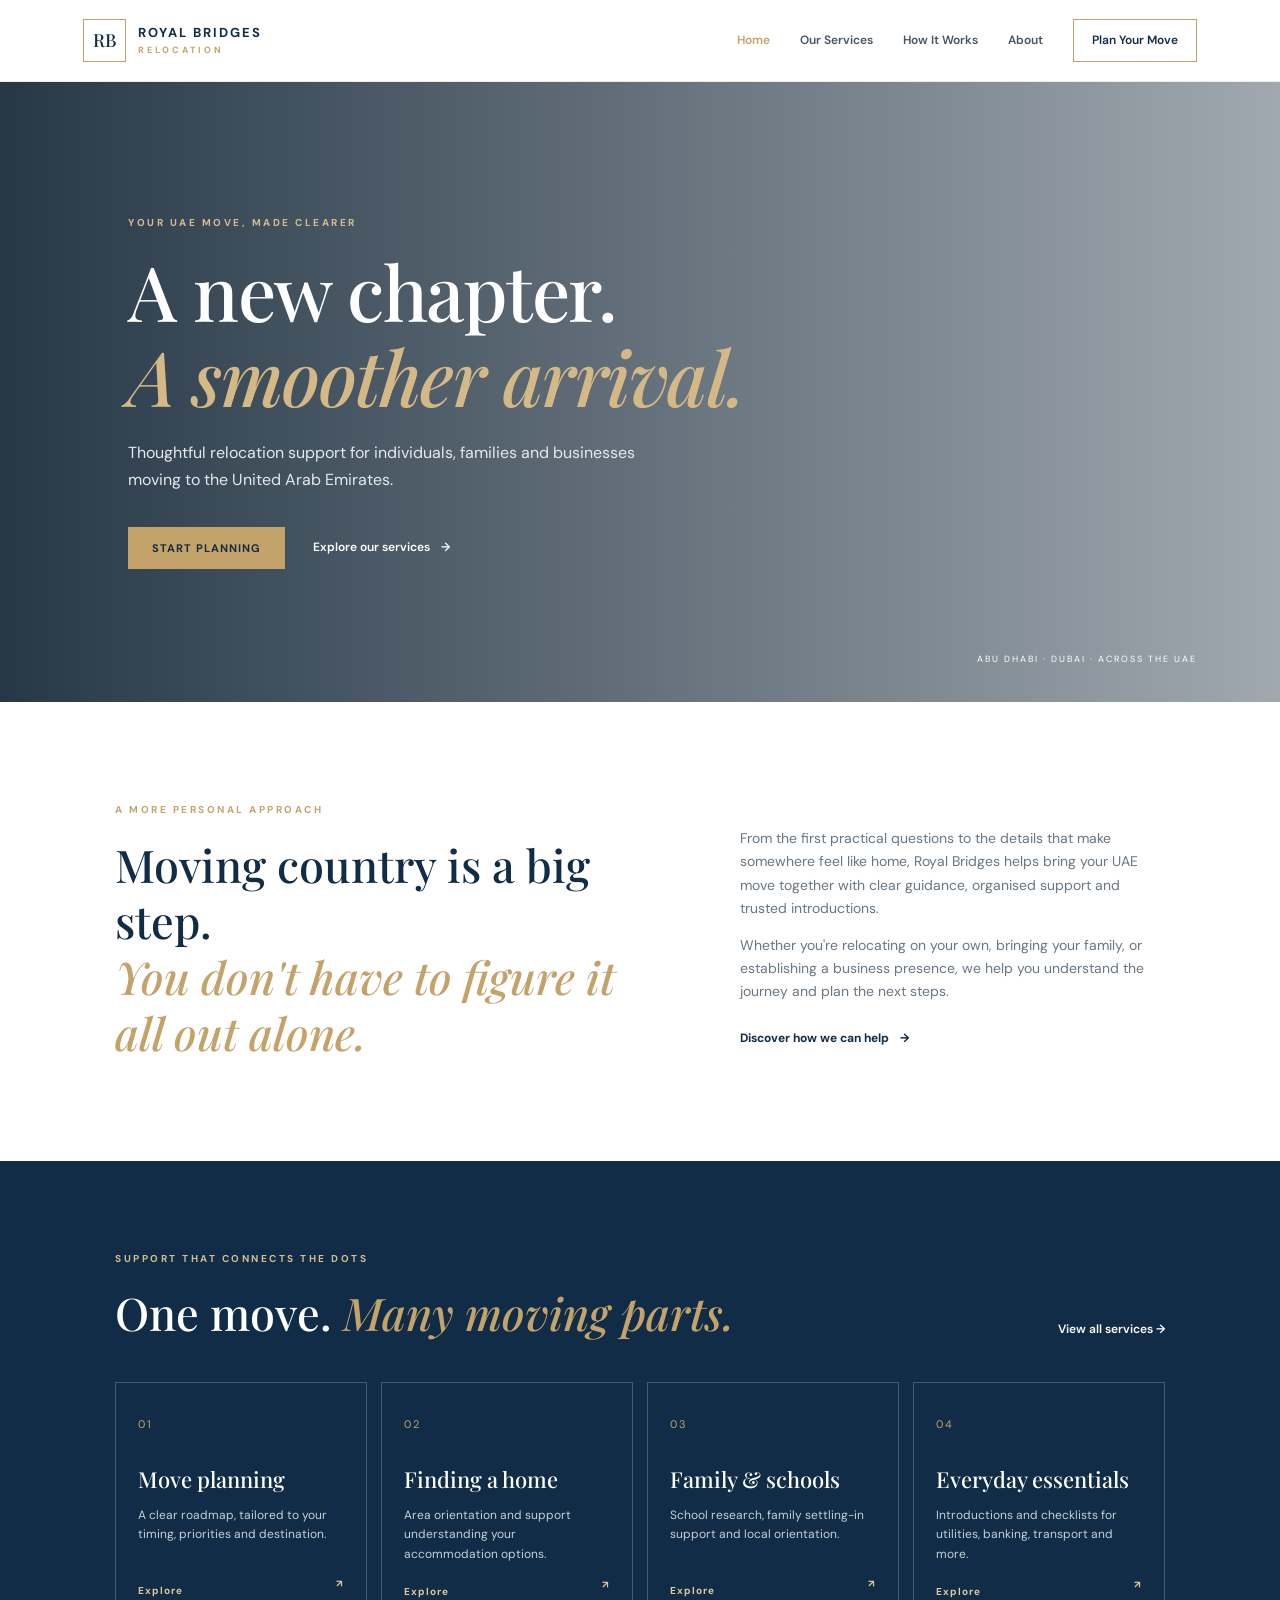
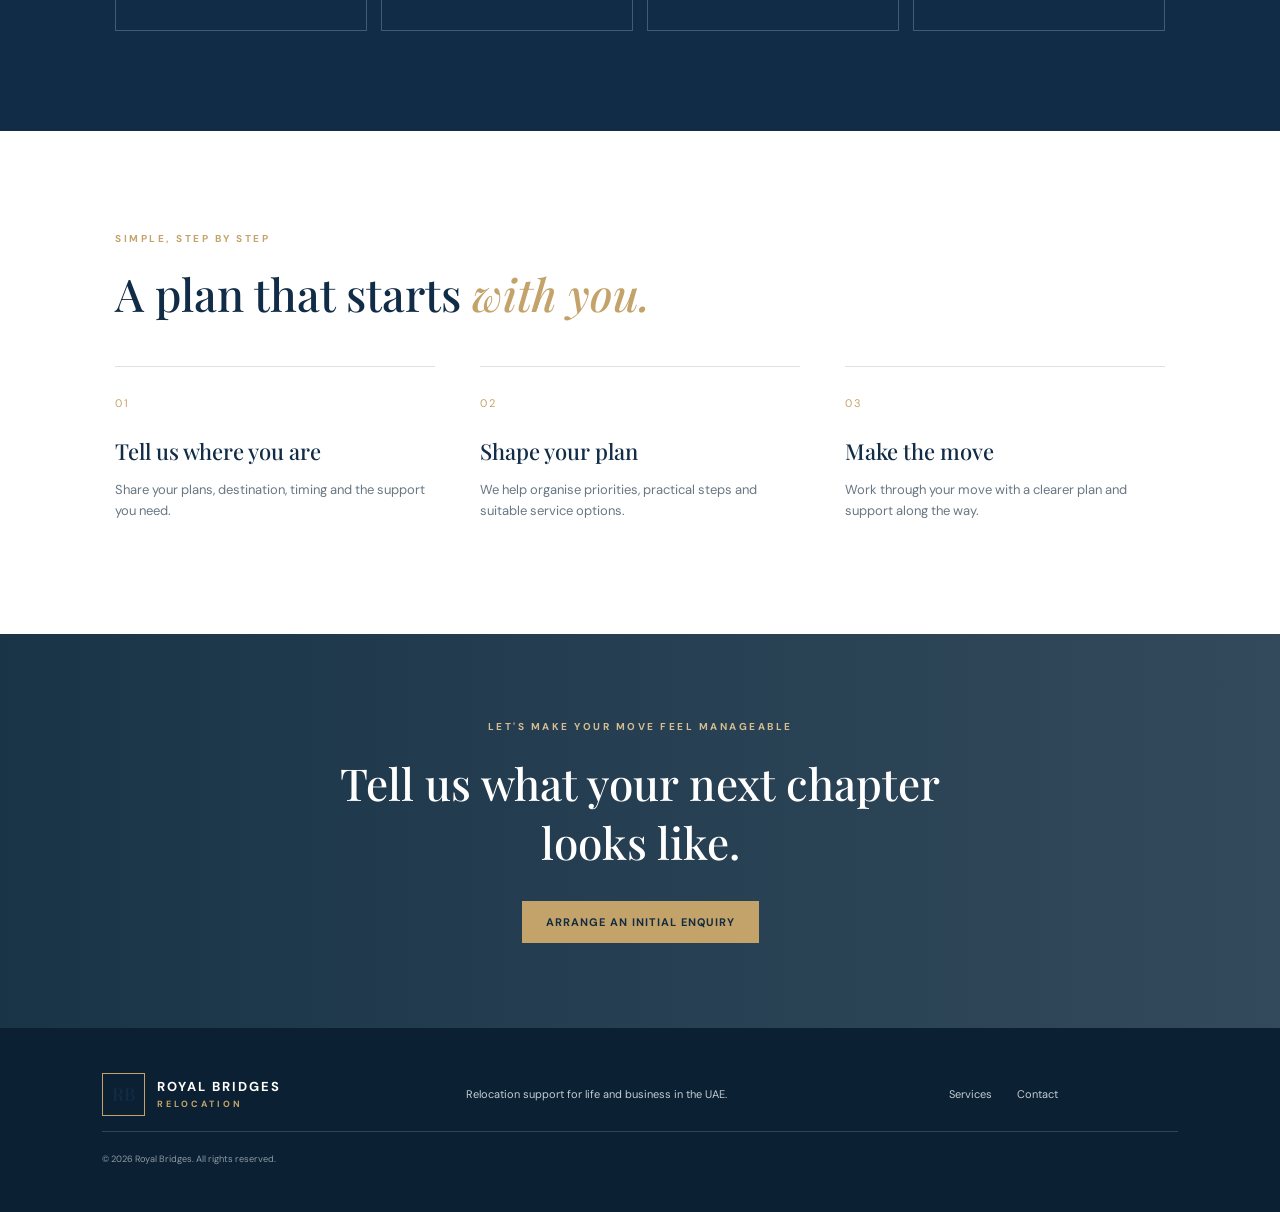
<file: index.html>
<!DOCTYPE html>
<html lang="en">
<head>
  <meta charset="UTF-8"><meta name="viewport" content="width=device-width, initial-scale=1.0">
  <meta name="description" content="Practical UAE relocation support for individuals, families and businesses. Plan your move and settle in with Royal Bridges.">
  <title>Royal Bridges Relocation | Make the UAE Feel Like Home</title>
  <link rel="preconnect" href="https://fonts.googleapis.com"><link rel="preconnect" href="https://fonts.gstatic.com" crossorigin>
  <link href="https://fonts.googleapis.com/css2?family=DM+Sans:wght@400;500;600;700&family=Playfair+Display:wght@500;600;700&display=swap" rel="stylesheet">
  <link rel="stylesheet" href="styles.css">
</head>
<body>
<header class="site-header"><a class="brand" href="index.html"><span class="brand-mark">RB</span><span>ROYAL BRIDGES<small>RELOCATION</small></span></a><button class="menu-toggle" aria-label="Open navigation" aria-expanded="false">☰</button><nav class="nav"><a class="active" href="index.html">Home</a><a href="services.html">Our Services</a><a href="index.html#how">How It Works</a><a href="index.html#about">About</a><a class="nav-cta" href="contact.html">Plan Your Move</a></nav></header>
<main>
<section class="hero"><div class="hero-shade"></div><div class="hero-content"><p class="eyebrow light">YOUR UAE MOVE, MADE CLEARER</p><h1>A new chapter.<br><em>A smoother arrival.</em></h1><p class="hero-copy">Thoughtful relocation support for individuals, families and businesses moving to the United Arab Emirates.</p><div class="hero-actions"><a class="btn btn-gold" href="contact.html">Start planning</a><a class="text-link light-link" href="services.html">Explore our services <span>→</span></a></div></div><div class="hero-note">ABU DHABI · DUBAI · ACROSS THE UAE</div></section>
<section class="intro section-wrap" id="about"><div><p class="eyebrow">A MORE PERSONAL APPROACH</p><h2>Moving country is a big step.<br><em>You don't have to figure it all out alone.</em></h2></div><div class="intro-copy"><p>From the first practical questions to the details that make somewhere feel like home, Royal Bridges helps bring your UAE move together with clear guidance, organised support and trusted introductions.</p><p>Whether you're relocating on your own, bringing your family, or establishing a business presence, we help you understand the journey and plan the next steps.</p><a class="arrow-link" href="services.html">Discover how we can help <span>→</span></a></div></section>
<section class="services-band"><div class="section-wrap"><div class="section-heading"><div><p class="eyebrow light">SUPPORT THAT CONNECTS THE DOTS</p><h2>One move. <em>Many moving parts.</em></h2></div><a class="text-link light-link" href="services.html">View all services →</a></div><div class="service-grid">
<a class="service-card" href="services.html#planning"><span>01</span><h3>Move planning</h3><p>A clear roadmap, tailored to your timing, priorities and destination.</p><b>Explore <i>↗</i></b></a>
<a class="service-card" href="services.html#home"><span>02</span><h3>Finding a home</h3><p>Area orientation and support understanding your accommodation options.</p><b>Explore <i>↗</i></b></a>
<a class="service-card" href="services.html#family"><span>03</span><h3>Family & schools</h3><p>School research, family settling-in support and local orientation.</p><b>Explore <i>↗</i></b></a>
<a class="service-card" href="services.html#essentials"><span>04</span><h3>Everyday essentials</h3><p>Introductions and checklists for utilities, banking, transport and more.</p><b>Explore <i>↗</i></b></a>
</div></div></section>
<section class="steps section-wrap" id="how"><p class="eyebrow">SIMPLE, STEP BY STEP</p><h2>A plan that starts <em>with you.</em></h2><div class="step-grid"><article><span>01</span><h3>Tell us where you are</h3><p>Share your plans, destination, timing and the support you need.</p></article><article><span>02</span><h3>Shape your plan</h3><p>We help organise priorities, practical steps and suitable service options.</p></article><article><span>03</span><h3>Make the move</h3><p>Work through your move with a clearer plan and support along the way.</p></article></div></section>
<section class="cta"><p class="eyebrow light">LET'S MAKE YOUR MOVE FEEL MANAGEABLE</p><h2>Tell us what your next chapter looks like.</h2><a class="btn btn-gold" href="contact.html">Arrange an initial enquiry</a></section>
</main><footer class="footer"><a class="brand brand-footer" href="index.html"><span class="brand-mark">RB</span><span>ROYAL BRIDGES<small>RELOCATION</small></span></a><p>Relocation support for life and business in the UAE.</p><div><a href="services.html">Services</a><a href="contact.html">Contact</a></div><small>© <span id="year"></span> Royal Bridges. All rights reserved.</small></footer><script src="script.js"></script></body></html>
</file>
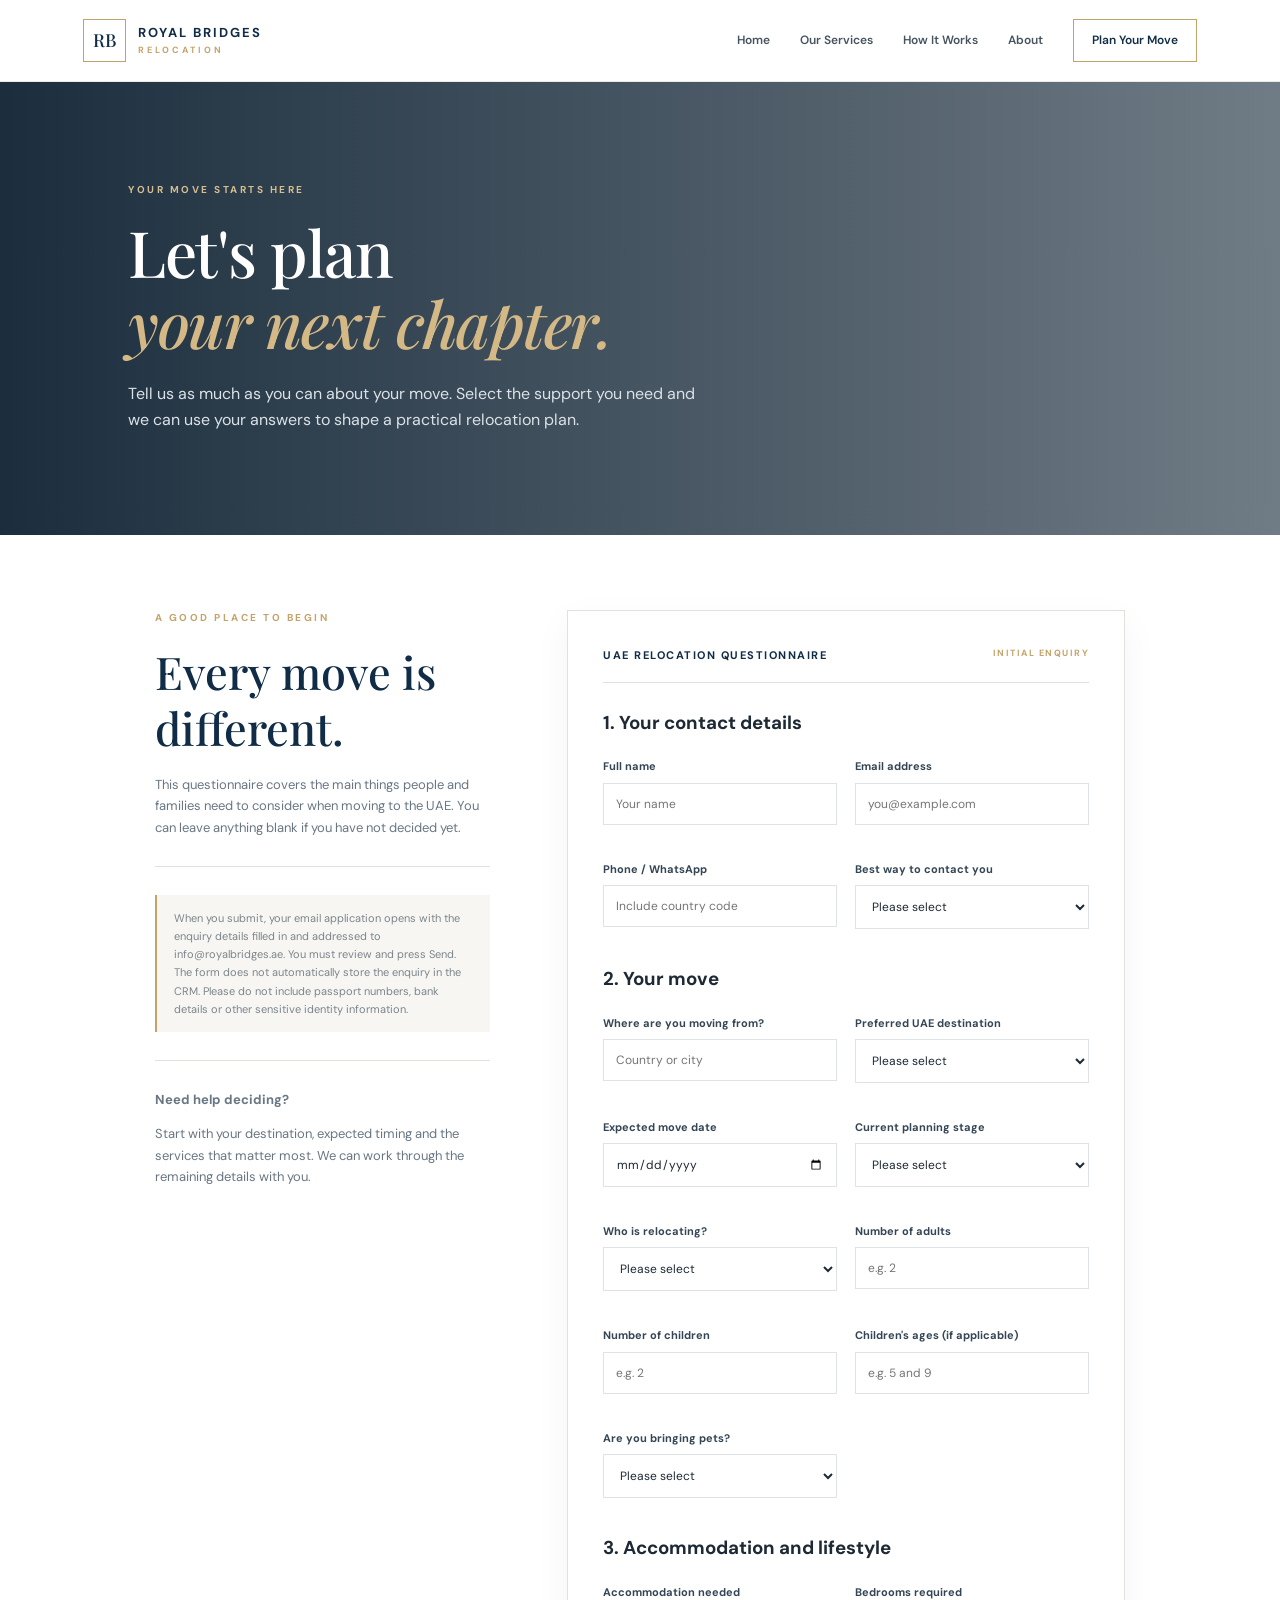
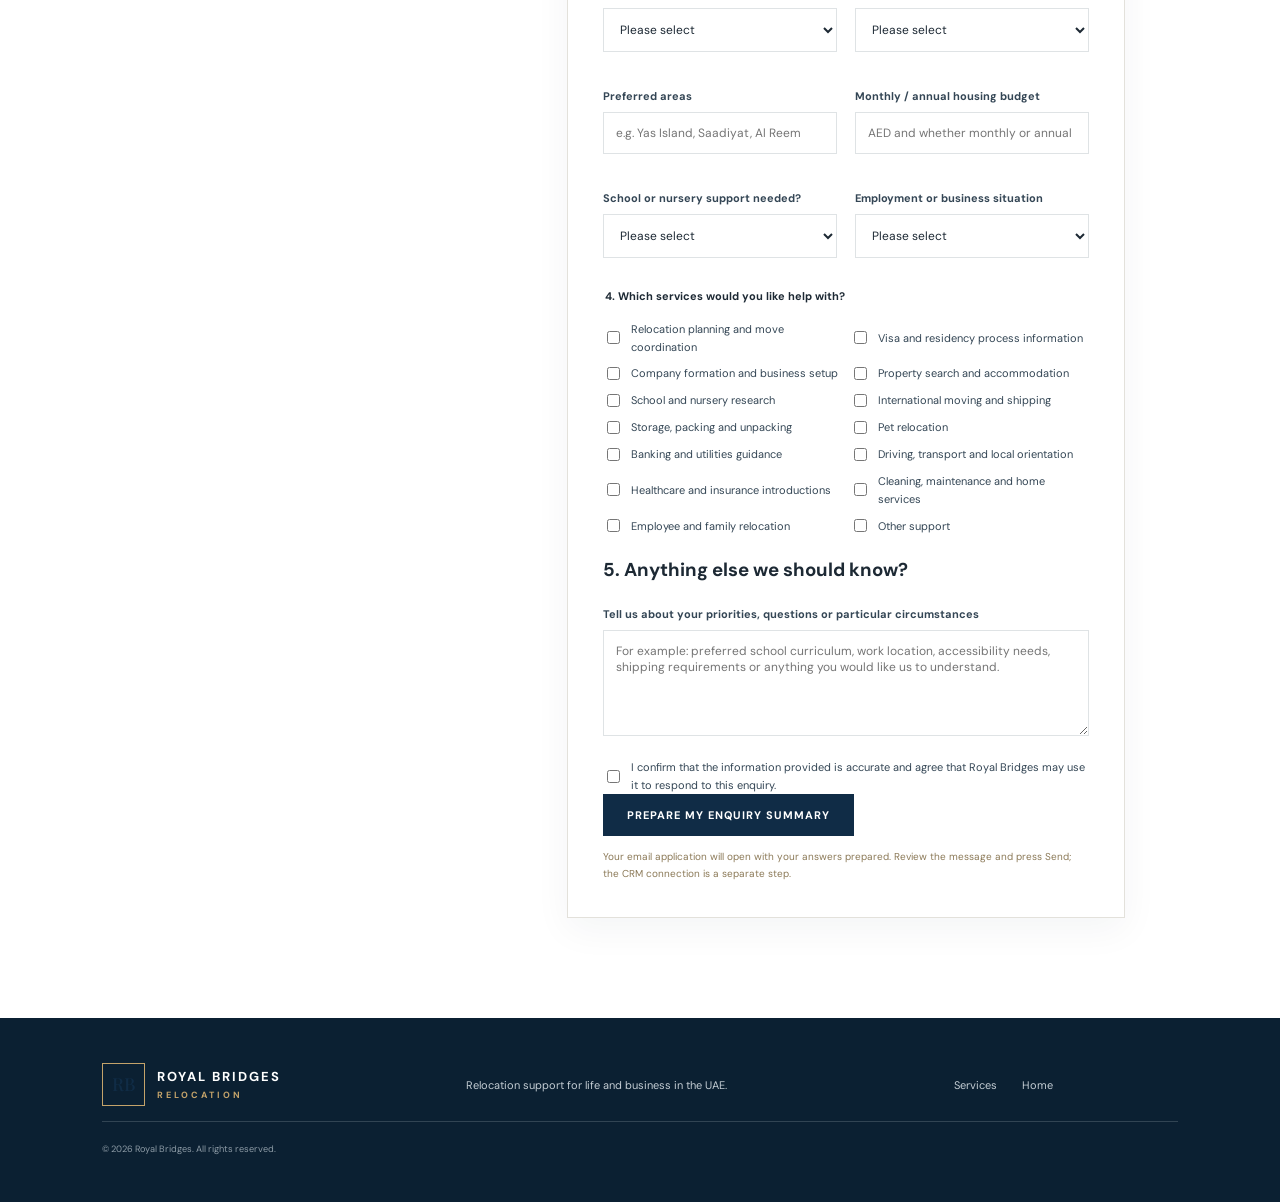
<file: contact.html>
<!DOCTYPE html>
<html lang="en">
<head>
<meta charset="UTF-8"><meta name="viewport" content="width=device-width, initial-scale=1.0">
<meta name="description" content="Tell Royal Bridges about your move to Abu Dhabi, Dubai or elsewhere in the UAE. Explore relocation planning, homes, schools, business, moving and settling-in support.">
<title>Plan Your UAE Move | Royal Bridges Relocation</title>
<link rel="preconnect" href="https://fonts.googleapis.com"><link rel="preconnect" href="https://fonts.gstatic.com" crossorigin>
<link href="https://fonts.googleapis.com/css2?family=DM+Sans:wght@400;500;600;700&family=Playfair+Display:wght@500;600;700&display=swap" rel="stylesheet">
<link rel="stylesheet" href="styles.css">
</head>
<body>
<header class="site-header"><a class="brand" href="index.html"><span class="brand-mark">RB</span><span>ROYAL BRIDGES<small>RELOCATION</small></span></a><button class="menu-toggle" aria-label="Open navigation" aria-expanded="false">☰</button><nav class="nav"><a href="index.html">Home</a><a href="services.html">Our Services</a><a href="index.html#how">How It Works</a><a href="index.html#about">About</a><a class="nav-cta active" href="contact.html">Plan Your Move</a></nav></header>
<main>
<section class="page-hero contact-hero"><p class="eyebrow light">YOUR MOVE STARTS HERE</p><h1>Let's plan<br><em>your next chapter.</em></h1><p>Tell us as much as you can about your move. Select the support you need and we can use your answers to shape a practical relocation plan.</p></section>
<section class="contact-layout">
<div class="contact-aside"><p class="eyebrow">A GOOD PLACE TO BEGIN</p><h2>Every move is different.</h2><p>This questionnaire covers the main things people and families need to consider when moving to the UAE. You can leave anything blank if you have not decided yet.</p><div class="aside-rule"></div><p class="small-note">When you submit, your email application opens with the enquiry details filled in and addressed to info@royalbridges.ae. You must review and press Send. The form does not automatically store the enquiry in the CRM. Please do not include passport numbers, bank details or other sensitive identity information.</p><div class="aside-rule"></div><p><strong>Need help deciding?</strong></p><p>Start with your destination, expected timing and the services that matter most. We can work through the remaining details with you.</p></div>
<form class="enquiry-form" id="relocationForm">
<div class="form-title"><span>UAE RELOCATION QUESTIONNAIRE</span><small>INITIAL ENQUIRY</small></div>
<h3>1. Your contact details</h3>
<div class="form-grid">
<label>Full name<input name="Full name" required autocomplete="name" placeholder="Your name"></label>
<label>Email address<input name="Email" type="email" required autocomplete="email" placeholder="you@example.com"></label>
<label>Phone / WhatsApp<input name="Phone / WhatsApp" autocomplete="tel" placeholder="Include country code"></label>
<label>Best way to contact you<select name="Preferred contact"><option value="">Please select</option><option>Email</option><option>Phone call</option><option>WhatsApp</option></select></label>
</div>
<h3>2. Your move</h3>
<div class="form-grid">
<label>Where are you moving from?<input name="Moving from" placeholder="Country or city"></label>
<label>Preferred UAE destination<select name="UAE destination"><option value="">Please select</option><option>Abu Dhabi</option><option>Dubai</option><option>Sharjah</option><option>Ras Al Khaimah</option><option>Ajman</option><option>Fujairah</option><option>Umm Al Quwain</option><option>Not decided</option></select></label>
<label>Expected move date<input name="Expected move date" type="date"></label>
<label>Current planning stage<select name="Planning stage"><option value="">Please select</option><option>Just researching</option><option>Planning within 3–6 months</option><option>Planning within 1–3 months</option><option>Move date confirmed</option><option>Already in the UAE</option></select></label>
<label>Who is relocating?<select name="Who is relocating"><option value="">Please select</option><option>Just me</option><option>Couple</option><option>Family with children</option><option>Business owner / founder</option><option>Employee / business team</option><option>Other</option></select></label>
<label>Number of adults<input name="Number of adults" type="number" min="0" placeholder="e.g. 2"></label>
<label>Number of children<input name="Number of children" type="number" min="0" placeholder="e.g. 2"></label>
<label>Children's ages (if applicable)<input name="Children ages" placeholder="e.g. 5 and 9"></label>
<label>Are you bringing pets?<select name="Pets"><option value="">Please select</option><option>No</option><option>Yes — dog(s)</option><option>Yes — cat(s)</option><option>Yes — other</option><option>Not sure yet</option></select></label>
</div>
<h3>3. Accommodation and lifestyle</h3>
<div class="form-grid">
<label>Accommodation needed<select name="Accommodation type"><option value="">Please select</option><option>Apartment</option><option>Villa</option><option>Townhouse</option><option>Temporary / short stay</option><option>Serviced accommodation</option><option>Not required</option><option>Not sure</option></select></label>
<label>Bedrooms required<select name="Bedrooms"><option value="">Please select</option><option>Studio</option><option>1 bedroom</option><option>2 bedrooms</option><option>3 bedrooms</option><option>4+ bedrooms</option><option>Flexible</option></select></label>
<label>Preferred areas<input name="Preferred areas" placeholder="e.g. Yas Island, Saadiyat, Al Reem"></label>
<label>Monthly / annual housing budget<input name="Housing budget" placeholder="AED and whether monthly or annual"></label>
<label>School or nursery support needed?<select name="School support"><option value="">Please select</option><option>Yes</option><option>No</option><option>Possibly / need advice</option></select></label>
<label>Employment or business situation<select name="Employment or business"><option value="">Please select</option><option>Employed with offer</option><option>Seeking employment</option><option>Starting / relocating a business</option><option>Remote worker</option><option>Retired</option><option>Other / prefer to discuss</option></select></label>
</div>
<fieldset><legend>4. Which services would you like help with?</legend><div class="check-grid">
<label><input type="checkbox" name="support" value="Relocation planning and move coordination"> Relocation planning and move coordination</label>
<label><input type="checkbox" name="support" value="Visa and residency process information"> Visa and residency process information</label>
<label><input type="checkbox" name="support" value="Company formation and business setup introductions"> Company formation and business setup</label>
<label><input type="checkbox" name="support" value="Property search and accommodation"> Property search and accommodation</label>
<label><input type="checkbox" name="support" value="School and nursery research"> School and nursery research</label>
<label><input type="checkbox" name="support" value="International moving and shipping"> International moving and shipping</label>
<label><input type="checkbox" name="support" value="Storage, packing and unpacking"> Storage, packing and unpacking</label>
<label><input type="checkbox" name="support" value="Pet relocation"> Pet relocation</label>
<label><input type="checkbox" name="support" value="Banking and utilities guidance"> Banking and utilities guidance</label>
<label><input type="checkbox" name="support" value="Driving, transport and local orientation"> Driving, transport and local orientation</label>
<label><input type="checkbox" name="support" value="Healthcare and insurance provider introductions"> Healthcare and insurance introductions</label>
<label><input type="checkbox" name="support" value="Cleaning, maintenance and home services"> Cleaning, maintenance and home services</label>
<label><input type="checkbox" name="support" value="Employee and family relocation"> Employee and family relocation</label>
<label><input type="checkbox" name="support" value="Other support"> Other support</label>
</div></fieldset>
<h3>5. Anything else we should know?</h3>
<label>Tell us about your priorities, questions or particular circumstances<textarea name="Additional information" rows="5" placeholder="For example: preferred school curriculum, work location, accessibility needs, shipping requirements or anything you would like us to understand."></textarea></label>
<label class="consent"><input type="checkbox" name="Consent" value="Yes" required> I confirm that the information provided is accurate and agree that Royal Bridges may use it to respond to this enquiry.</label>
<button class="btn btn-dark" type="submit">Prepare my enquiry summary</button>
<p class="form-status" id="formStatus" role="status">Your email application will open with your answers prepared. Review the message and press Send; the CRM connection is a separate step.</p>
</form></section></main>
<footer class="footer"><a class="brand brand-footer" href="index.html"><span class="brand-mark">RB</span><span>ROYAL BRIDGES<small>RELOCATION</small></span></a><p>Relocation support for life and business in the UAE.</p><div><a href="services.html">Services</a><a href="index.html">Home</a></div><small>© <span id="year"></span> Royal Bridges. All rights reserved.</small></footer>
<script src="script.js"></script></body></html>
</file>
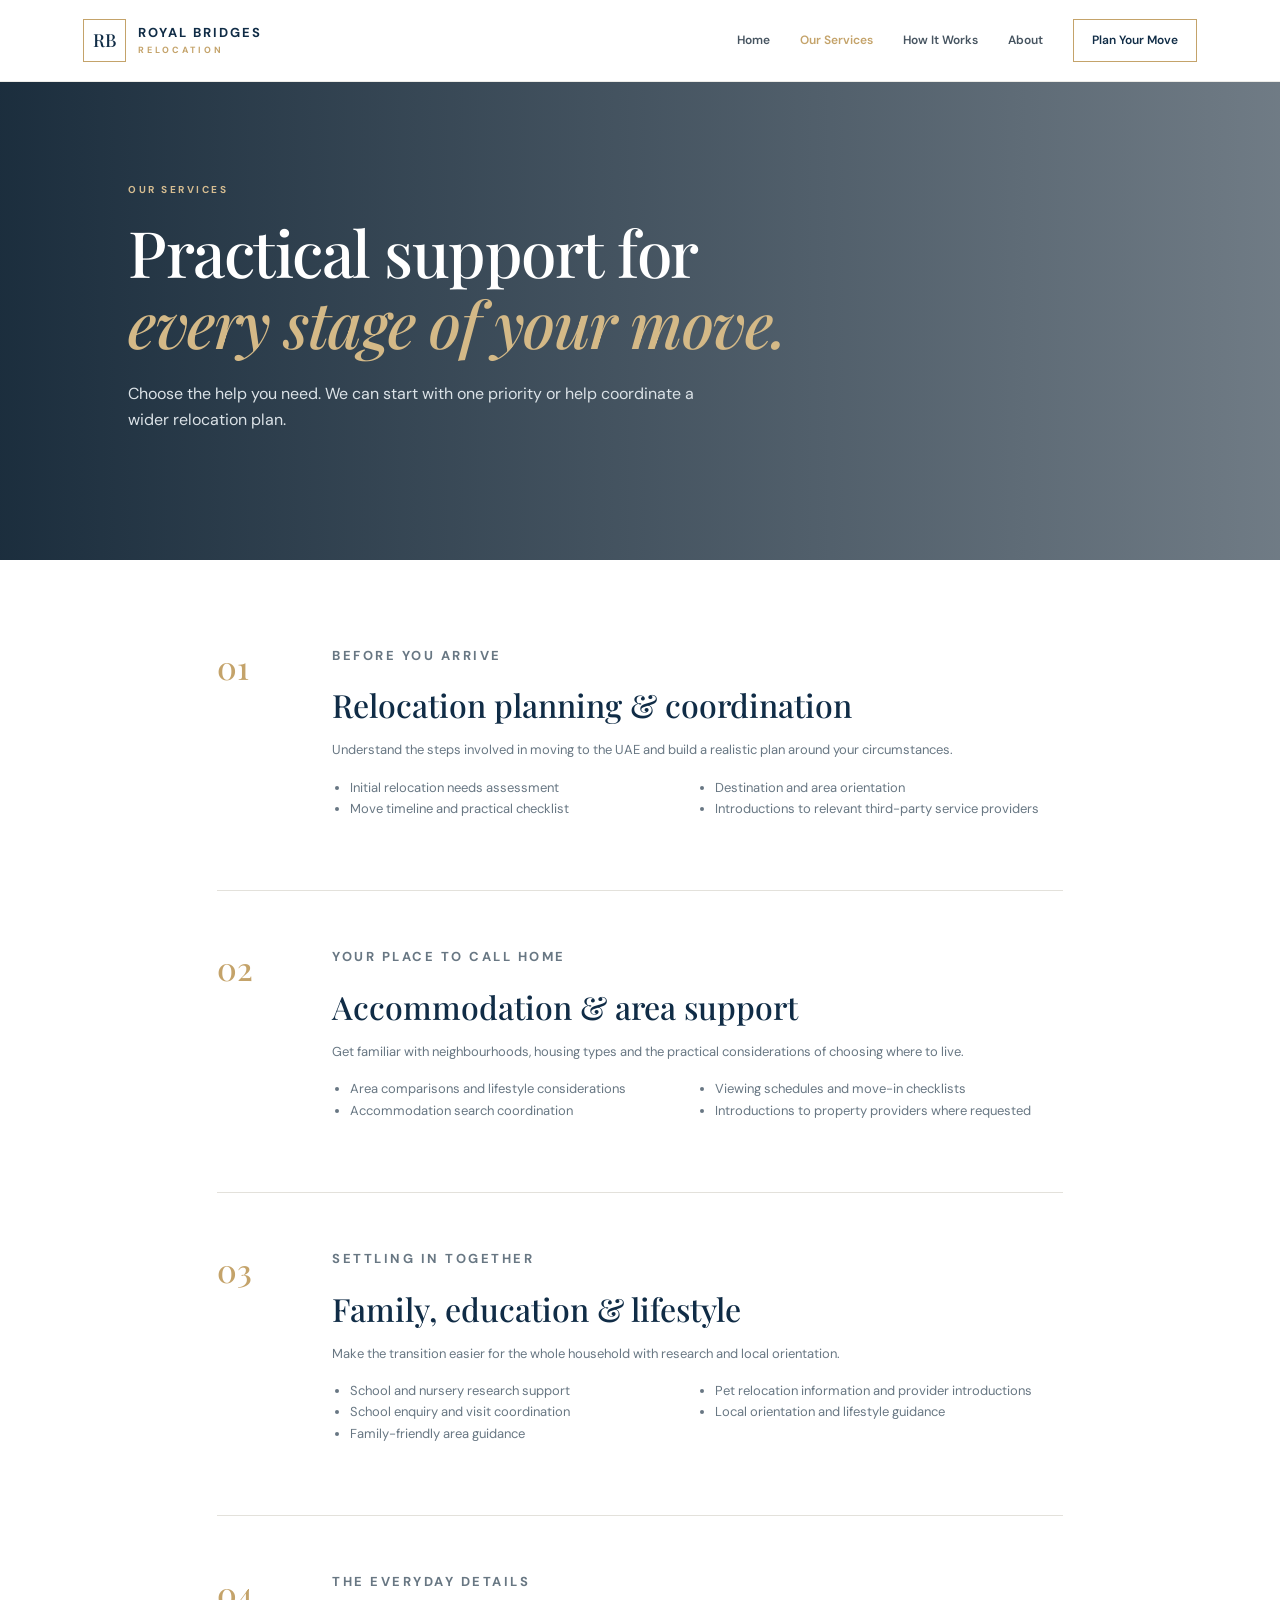
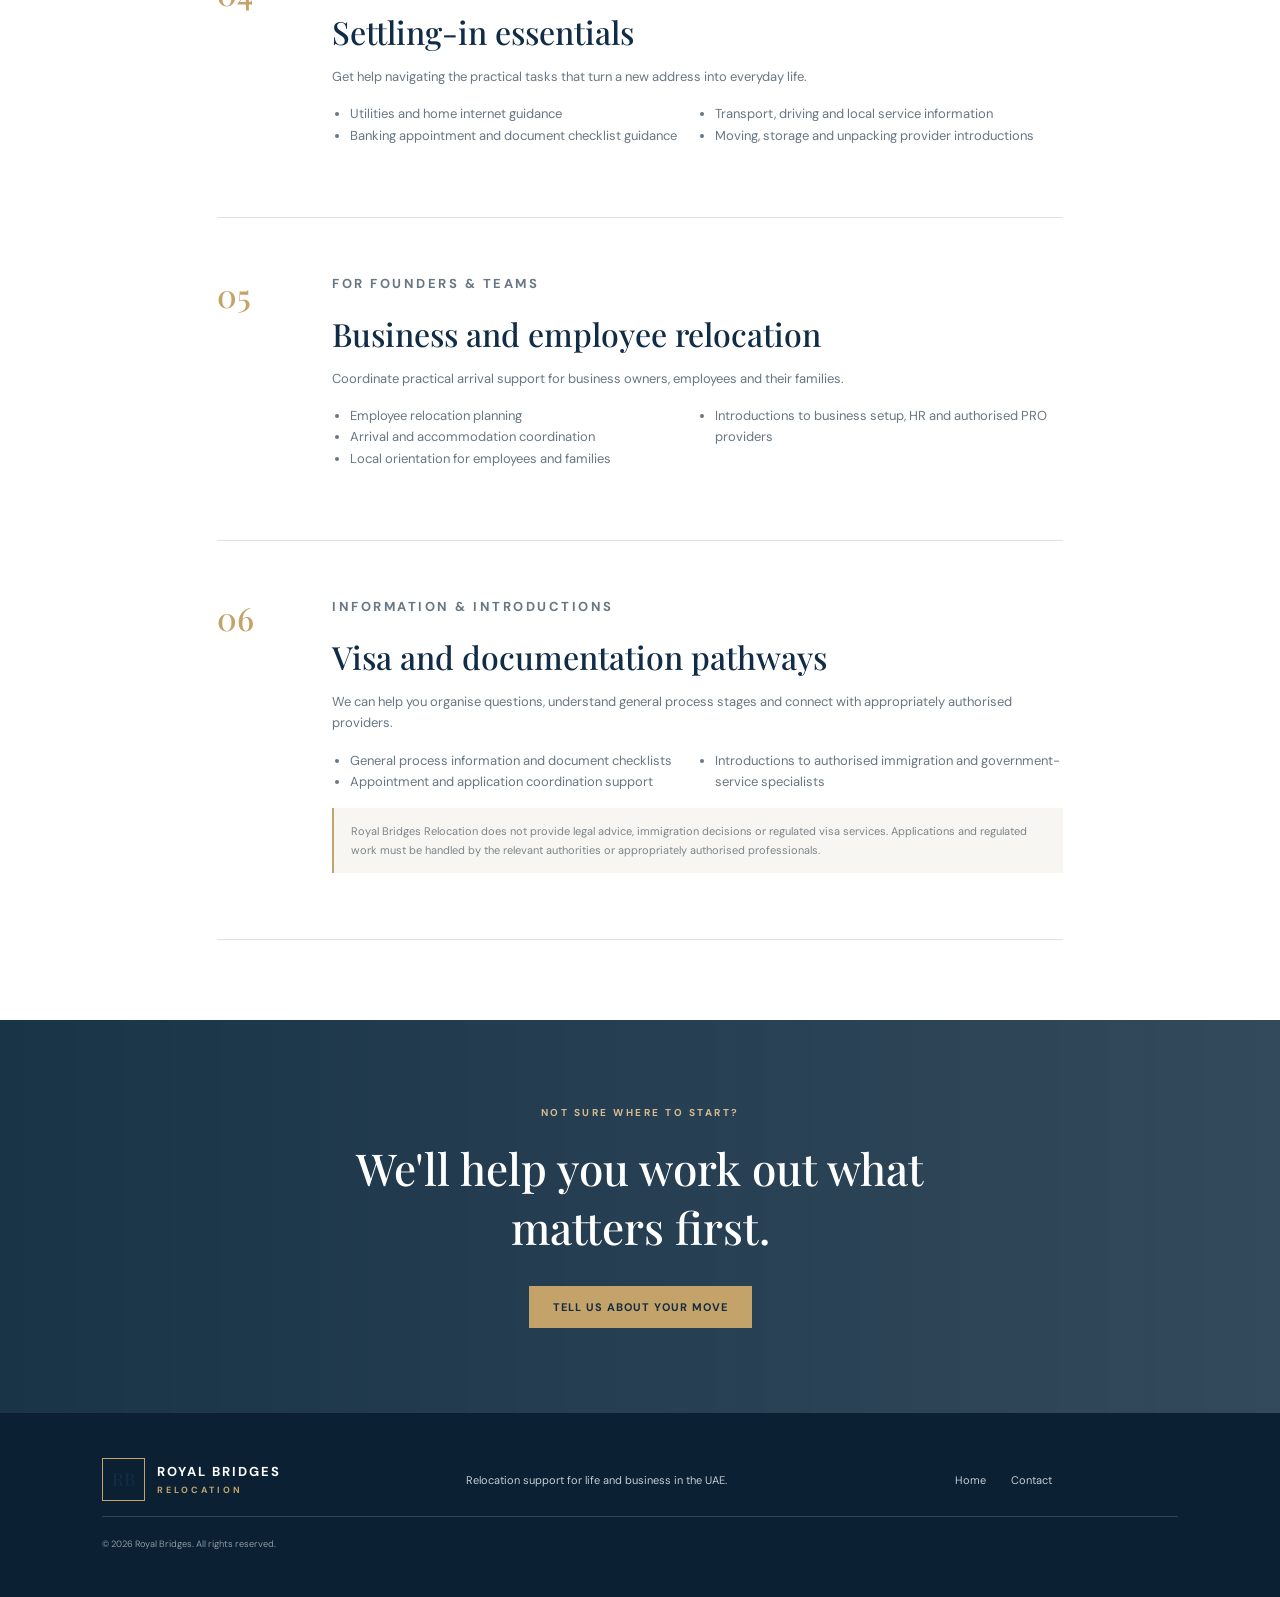
<file: services.html>
<!DOCTYPE html>
<html lang="en"><head><meta charset="UTF-8"><meta name="viewport" content="width=device-width, initial-scale=1.0"><meta name="description" content="Explore relocation planning, accommodation, family, business and settling-in support across the UAE."><title>Relocation Services | Royal Bridges</title><link rel="preconnect" href="https://fonts.googleapis.com"><link href="https://fonts.googleapis.com/css2?family=DM+Sans:wght@400;500;600;700&family=Playfair+Display:wght@500;600;700&display=swap" rel="stylesheet"><link rel="stylesheet" href="styles.css"></head><body>
<header class="site-header"><a class="brand" href="index.html"><span class="brand-mark">RB</span><span>ROYAL BRIDGES<small>RELOCATION</small></span></a><button class="menu-toggle" aria-label="Open navigation" aria-expanded="false">☰</button><nav class="nav"><a href="index.html">Home</a><a class="active" href="services.html">Our Services</a><a href="index.html#how">How It Works</a><a href="index.html#about">About</a><a class="nav-cta" href="contact.html">Plan Your Move</a></nav></header>
<main><section class="page-hero"><p class="eyebrow light">OUR SERVICES</p><h1>Practical support for<br><em>every stage of your move.</em></h1><p>Choose the help you need. We can start with one priority or help coordinate a wider relocation plan.</p></section>
<section class="service-detail-wrap">
<article class="detail-row" id="planning"><div class="detail-number">01</div><div><p class="eyebrow">BEFORE YOU ARRIVE</p><h2>Relocation planning & coordination</h2><p>Understand the steps involved in moving to the UAE and build a realistic plan around your circumstances.</p><ul><li>Initial relocation needs assessment</li><li>Move timeline and practical checklist</li><li>Destination and area orientation</li><li>Introductions to relevant third-party service providers</li></ul></div></article>
<article class="detail-row" id="home"><div class="detail-number">02</div><div><p class="eyebrow">YOUR PLACE TO CALL HOME</p><h2>Accommodation & area support</h2><p>Get familiar with neighbourhoods, housing types and the practical considerations of choosing where to live.</p><ul><li>Area comparisons and lifestyle considerations</li><li>Accommodation search coordination</li><li>Viewing schedules and move-in checklists</li><li>Introductions to property providers where requested</li></ul></div></article>
<article class="detail-row" id="family"><div class="detail-number">03</div><div><p class="eyebrow">SETTLING IN TOGETHER</p><h2>Family, education & lifestyle</h2><p>Make the transition easier for the whole household with research and local orientation.</p><ul><li>School and nursery research support</li><li>School enquiry and visit coordination</li><li>Family-friendly area guidance</li><li>Pet relocation information and provider introductions</li><li>Local orientation and lifestyle guidance</li></ul></div></article>
<article class="detail-row" id="essentials"><div class="detail-number">04</div><div><p class="eyebrow">THE EVERYDAY DETAILS</p><h2>Settling-in essentials</h2><p>Get help navigating the practical tasks that turn a new address into everyday life.</p><ul><li>Utilities and home internet guidance</li><li>Banking appointment and document checklist guidance</li><li>Transport, driving and local service information</li><li>Moving, storage and unpacking provider introductions</li></ul></div></article>
<article class="detail-row" id="business"><div class="detail-number">05</div><div><p class="eyebrow">FOR FOUNDERS & TEAMS</p><h2>Business and employee relocation</h2><p>Coordinate practical arrival support for business owners, employees and their families.</p><ul><li>Employee relocation planning</li><li>Arrival and accommodation coordination</li><li>Local orientation for employees and families</li><li>Introductions to business setup, HR and authorised PRO providers</li></ul></div></article>
<article class="detail-row" id="visas"><div class="detail-number">06</div><div><p class="eyebrow">INFORMATION & INTRODUCTIONS</p><h2>Visa and documentation pathways</h2><p>We can help you organise questions, understand general process stages and connect with appropriately authorised providers.</p><ul><li>General process information and document checklists</li><li>Appointment and application coordination support</li><li>Introductions to authorised immigration and government-service specialists</li></ul><p class="small-note">Royal Bridges Relocation does not provide legal advice, immigration decisions or regulated visa services. Applications and regulated work must be handled by the relevant authorities or appropriately authorised professionals.</p></article>
</section><section class="cta"><p class="eyebrow light">NOT SURE WHERE TO START?</p><h2>We'll help you work out what matters first.</h2><a class="btn btn-gold" href="contact.html">Tell us about your move</a></section></main>
<footer class="footer"><a class="brand brand-footer" href="index.html"><span class="brand-mark">RB</span><span>ROYAL BRIDGES<small>RELOCATION</small></span></a><p>Relocation support for life and business in the UAE.</p><div><a href="index.html">Home</a><a href="contact.html">Contact</a></div><small>© <span id="year"></span> Royal Bridges. All rights reserved.</small></footer><script src="script.js"></script></body></html>
</file>
<file: styles.css>
:root{--navy:#102c46;--blue:#1c4566;--gold:#c4a36a;--ink:#1d2934;--muted:#687783;--paper:#f7f6f2;--white:#fff;--line:#e3e1db}*{box-sizing:border-box}html{scroll-behavior:smooth}body{margin:0;color:var(--ink);font-family:"DM Sans",sans-serif;line-height:1.65}a{color:inherit;text-decoration:none}.site-header{height:82px;padding:0 6.5%;display:flex;align-items:center;justify-content:space-between;background:#fff;position:relative;z-index:5;border-bottom:1px solid #ecebe7}.brand{display:flex;align-items:center;gap:12px;color:var(--navy);font-size:13px;font-weight:700;letter-spacing:2px;line-height:1.2}.brand small{display:block;font-size:9px;letter-spacing:3px;color:var(--gold);margin-top:5px}.brand-mark{width:43px;height:43px;border:1px solid var(--gold);display:grid;place-items:center;font-family:"Playfair Display",serif;font-size:18px;font-weight:500;letter-spacing:0;color:var(--navy)}.nav{display:flex;align-items:center;gap:30px;font-size:12px;font-weight:600;color:#465460}.nav a{padding:9px 0}.nav a.active:not(.nav-cta){color:var(--gold)}.nav .nav-cta{border:1px solid var(--gold);padding:11px 18px;color:var(--navy)}.menu-toggle{display:none;background:none;border:0;font-size:25px;color:var(--navy)}.hero{min-height:620px;background:linear-gradient(90deg,rgba(8,28,45,.88),rgba(8,28,45,.38)),url("https://images.unsplash.com/photo-1512453979798-5ea266f8880c?auto=format&fit=crop&w=2200&q=85") center 48%/cover;position:relative;display:flex;align-items:center;padding:80px 10%}.hero-content{max-width:680px;color:white;position:relative}.eyebrow{font-size:10px;letter-spacing:2.5px;font-weight:700;color:var(--gold);margin:0 0 17px}.eyebrow.light{color:#d6bd91}.hero h1,.page-hero h1{font:500 clamp(44px,6vw,76px)/1.12 "Playfair Display",serif;margin:0 0 22px;letter-spacing:-1.5px}.hero h1 em,.page-hero h1 em,h2 em{font-weight:500;color:#d4b987}.hero-copy{font-size:16px;max-width:510px;color:#e5e9ec}.hero-actions{display:flex;align-items:center;gap:28px;margin-top:34px}.btn{display:inline-block;padding:14px 24px;border:0;font:700 11px "DM Sans",sans-serif;letter-spacing:1px;text-transform:uppercase;cursor:pointer}.btn-gold{background:var(--gold);color:#142c40}.btn-dark{background:var(--navy);color:#fff}.text-link{font-size:12px;font-weight:600}.light-link{color:white}.text-link span,.arrow-link span{margin-left:8px}.hero-note{position:absolute;right:6.5%;bottom:35px;color:#fff;font-size:9px;letter-spacing:2px}.section-wrap{padding:100px 9%}.intro{display:grid;grid-template-columns:1.1fr .9fr;gap:10%;align-items:center}.intro h2,.steps h2,.section-heading h2,.contact-aside h2{font:500 clamp(30px,3.7vw,45px)/1.25 "Playfair Display",serif;color:var(--navy);margin:0}.intro h2 em,.steps h2 em{color:var(--gold)}.intro-copy{color:var(--muted);font-size:14px}.arrow-link{display:inline-block;margin-top:12px;color:var(--navy);font-size:12px;font-weight:700}.services-band{background:var(--navy);padding:90px 9% 100px;color:white}.services-band .section-wrap{padding:0}.section-heading{display:flex;justify-content:space-between;align-items:end;margin-bottom:42px}.section-heading h2{color:white}.section-heading h2 em{color:var(--gold)}.service-grid{display:grid;grid-template-columns:repeat(4,1fr);gap:14px}.service-card{border:1px solid rgba(255,255,255,.22);padding:27px 22px;min-height:245px;transition:.2s}.service-card:hover{background:#183b58;transform:translateY(-3px)}.service-card>span,.step-grid article>span{font-size:11px;color:var(--gold);letter-spacing:2px}.service-card h3,.step-grid h3{font:500 22px "Playfair Display",serif;margin:27px 0 10px}.service-card p{font-size:12px;color:#c7d0d7;min-height:58px}.service-card b{font-size:10px;letter-spacing:1px;color:#e0c99f}.service-card i{float:right;font-style:normal}.steps h2{margin-bottom:45px}.step-grid{display:grid;grid-template-columns:repeat(3,1fr);gap:45px}.step-grid article{border-top:1px solid var(--line);padding-top:22px}.step-grid h3{color:var(--navy);margin:20px 0 8px}.step-grid p{font-size:13px;color:var(--muted)}.cta{background:linear-gradient(90deg,rgba(11,39,60,.94),rgba(11,39,60,.84)),url("https://images.unsplash.com/photo-1512453979798-5ea266f8880c?auto=format&fit=crop&w=1800&q=80") center/cover;text-align:center;padding:85px 20px;color:white}.cta h2{font:500 clamp(30px,4vw,44px) "Playfair Display",serif;max-width:700px;margin:0 auto 30px}.footer{background:#0b2032;color:#c4cdd4;padding:45px 8%;display:grid;grid-template-columns:1fr 1fr 1fr;gap:15px;align-items:center;font-size:11px}.brand-footer{color:white}.footer>div{display:flex;gap:25px;justify-content:center}.footer>small{grid-column:1/-1;border-top:1px solid #314453;padding-top:20px;color:#8c9aa5}.page-hero{background:linear-gradient(90deg,rgba(8,28,45,.92),rgba(8,28,45,.58)),url("https://images.unsplash.com/photo-1512453979798-5ea266f8880c?auto=format&fit=crop&w=2000&q=85") center/cover;padding:100px 10% 110px;color:#fff}.page-hero h1{font-size:clamp(42px,5vw,65px)}.page-hero>p:last-child{max-width:570px;color:#dbe2e7}.service-detail-wrap{max-width:1050px;margin:auto;padding:30px 8% 80px}.detail-row{display:grid;grid-template-columns:90px 1fr;gap:25px;padding:55px 0;border-bottom:1px solid var(--line);scroll-margin-top:25px}.detail-number{font:500 32px "Playfair Display",serif;color:var(--gold)}.detail-row h2{font:500 32px "Playfair Display",serif;color:var(--navy);margin:0 0 12px}.detail-row p,.detail-row li{font-size:13px;color:var(--muted)}.detail-row ul{padding-left:18px;columns:2}.small-note{font-size:11px!important;color:#7b858c!important;background:var(--paper);padding:14px 17px;border-left:2px solid var(--gold)}.contact-hero{padding-bottom:85px}.contact-layout{display:grid;grid-template-columns:.75fr 1.25fr;gap:8%;max-width:1150px;margin:auto;padding:75px 7% 100px}.contact-aside h2{margin-bottom:18px}.contact-aside>p:not(.eyebrow){font-size:13px;color:var(--muted)}.aside-rule{height:1px;background:var(--line);margin:28px 0}.enquiry-form{background:#fff;border:1px solid var(--line);padding:35px;box-shadow:0 12px 35px #102c460c}.form-title{display:flex;justify-content:space-between;border-bottom:1px solid var(--line);padding-bottom:18px;margin-bottom:25px;color:var(--navy);font-size:11px;font-weight:700;letter-spacing:1.5px}.form-title small{color:var(--gold);font-size:9px}.form-grid{display:grid;grid-template-columns:1fr 1fr;gap:18px}.enquiry-form label{display:block;font-size:11px;font-weight:700;color:#344655;margin-bottom:17px}.enquiry-form input:not([type=checkbox]),.enquiry-form select,.enquiry-form textarea{width:100%;margin-top:7px;border:1px solid #dfe3e5;background:#fff;padding:12px;font:12px "DM Sans",sans-serif;color:var(--ink);border-radius:0}.enquiry-form fieldset{border:0;padding:0;margin:12px 0 20px}.enquiry-form legend{font-size:11px;font-weight:700;margin-bottom:14px}.check-grid{display:grid;grid-template-columns:1fr 1fr;gap:8px}.check-grid label,.enquiry-form .consent{font-weight:400;display:flex;align-items:center;gap:8px;margin:0}.check-grid input,.consent input{accent-color:var(--navy)}.enquiry-form textarea{resize:vertical}.form-status{font-size:10px;color:#8b7957;margin:13px 0 0}@media(max-width:850px){.site-header{padding:0 5%;height:72px}.menu-toggle{display:block}.nav{display:none;position:absolute;top:72px;left:0;right:0;background:white;padding:18px 6%;box-shadow:0 10px 18px #0001;flex-direction:column;align-items:stretch;gap:8px}.nav.open{display:flex}.nav .nav-cta{text-align:center}.hero{min-height:570px;padding:65px 7%}.intro{grid-template-columns:1fr;gap:25px}.service-grid{grid-template-columns:repeat(2,1fr)}.contact-layout{grid-template-columns:1fr;gap:35px}.footer{grid-template-columns:1fr 1fr}.footer>div{justify-content:flex-end}}@media(max-width:560px){.hero h1{font-size:48px}.hero-actions{align-items:flex-start;flex-direction:column;gap:18px}.hero-note{left:7%;right:auto;font-size:8px}.section-wrap{padding:70px 7%}.services-band{padding:70px 7%}.section-heading{align-items:flex-start;gap:20px;flex-direction:column}.service-grid,.step-grid{grid-template-columns:1fr}.service-card{min-height:210px}.step-grid{gap:25px}.page-hero{padding:75px 7%}.detail-row{grid-template-columns:42px 1fr;gap:12px;padding:38px 0}.detail-row h2{font-size:26px}.detail-row ul{columns:1}.contact-layout{padding:55px 5%}.enquiry-form{padding:22px 17px}.form-grid,.check-grid{grid-template-columns:1fr}.footer{grid-template-columns:1fr;text-align:center}.brand-footer{justify-content:center}.footer>div{justify-content:center}.footer>small{grid-column:auto}}
</file>
